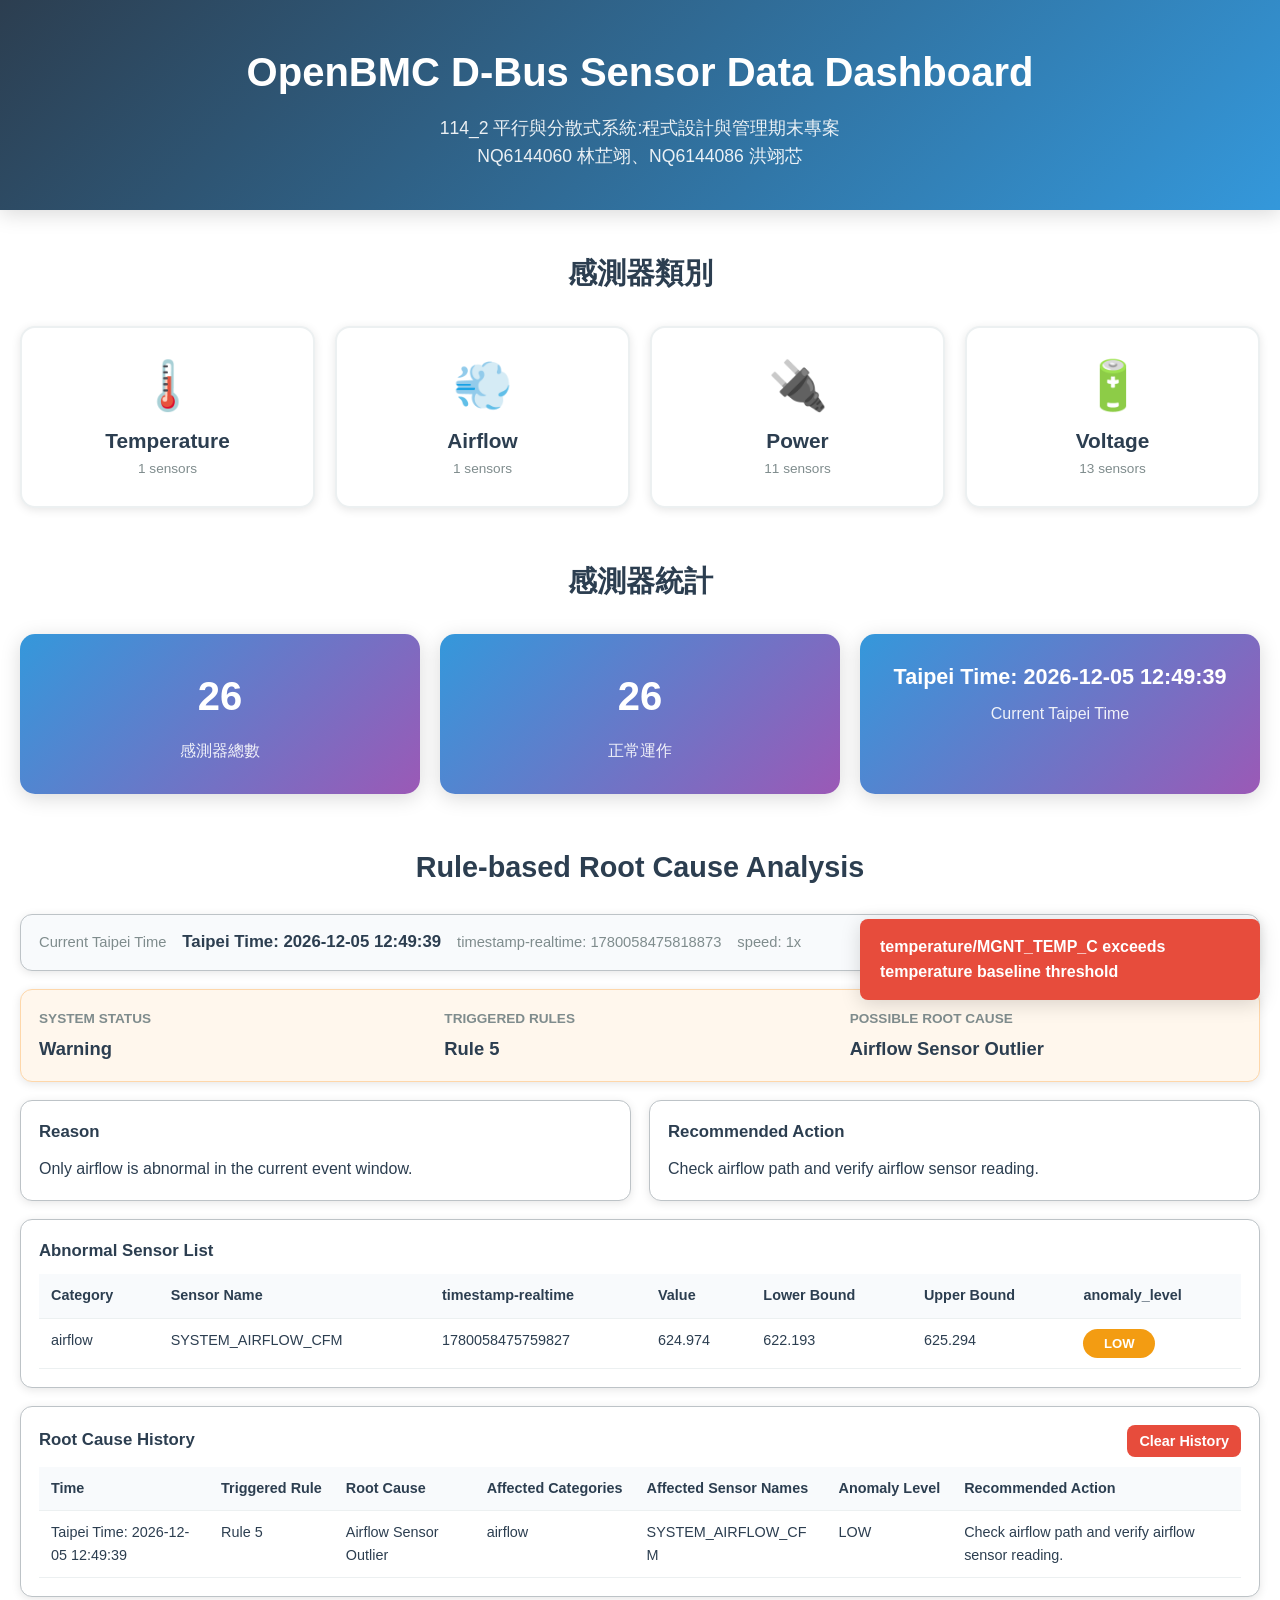
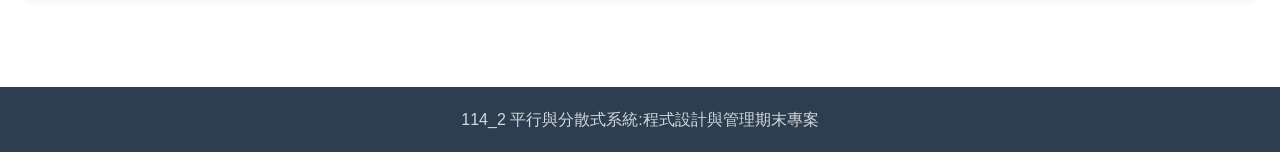
<file: index.html>
﻿<!DOCTYPE html>
<html lang="zh-Hant">
<head>
    <meta charset="UTF-8">
    <meta name="viewport" content="width=device-width, initial-scale=1.0">
    <title>OpenBMC D-Bus Sensor Data Dashboard</title>
    <link rel="stylesheet" href="css/style.css">
    <link rel="stylesheet" href="modules/airflow/airflow.css">
    <link rel="stylesheet" href="modules/temperature/temperature.css">
    <link rel="stylesheet" href="modules/power/power.css">
    <link rel="stylesheet" href="modules/voltage/voltage.css">
</head>
<body>
    <div class="container">
        <header class="header">
            <div class="header-content">
                <h1>OpenBMC D-Bus Sensor Data Dashboard</h1>
                <p class="subtitle">114_2 平行與分散式系統:程式設計與管理期末專案</p>
                <p class="subtitle">NQ6144060 林芷翊、NQ6144086 洪翊芯</p>
            </div>
        </header>

        <main class="main-content">
            <div id="homeView" class="view active">
                <section class="sensor-categories">
                    <h2>感測器類別</h2>
                    <div class="category-grid">
                        <button class="category-btn" data-category="Temperature">
                            <div class="icon">🌡️</div>
                            <div class="label">Temperature</div>
                            <div class="count">溫度</div>
                        </button>
                        <button class="category-btn" data-category="Airflow">
                            <div class="icon">💨</div>
                            <div class="label">Airflow</div>
                            <div class="count">風量</div>
                        </button>
                        <button class="category-btn" data-category="Power">
                            <div class="icon">🔌</div>
                            <div class="label">Power</div>
                            <div class="count">功率</div>
                        </button>
                        <button class="category-btn" data-category="Voltage">
                            <div class="icon">🔋</div>
                            <div class="label">Voltage</div>
                            <div class="count">電壓</div>
                        </button>
                    </div>
                </section>

                <section class="statistics">
                    <h2>感測器統計</h2>
                    <div class="stats-grid">
                        <div class="stat-card">
                            <div class="stat-value" id="totalSensors">-</div>
                            <div class="stat-label">感測器總數</div>
                        </div>
                        <div class="stat-card">
                            <div class="stat-value" id="activeSensors">-</div>
                            <div class="stat-label">正常運作</div>
                        </div>
                        <div class="stat-card">
                            <div class="stat-value" id="lastUpdate">-</div>
                            <div class="stat-label">Current Taipei Time</div>
                        </div>
                    </div>
                </section>

                <section class="rca-section" id="rootCauseSection">
                    <h2>Rule-based Root Cause Analysis</h2>
                    <div id="rootCausePanel" class="root-cause-panel"></div>
                </section>
            </div>

            <div id="categoryView" class="view">
                <div class="category-header">
                    <button class="back-btn" id="backBtn">返回</button>
                    <h2 id="categoryTitle">感測器類別</h2>
                    <div class="spacer"></div>
                </div>
                <div class="sensor-list" id="sensorList"></div>
            </div>

            <div id="temperatureBaselineView" class="view">
                <div id="temperatureModuleMount"></div>
            </div>
        </main>

        <div id="warningToast" class="warning-toast">
            <span id="warningMessage">temperature/MGNT_TEMP_C exceeds temperature baseline threshold</span>
        </div>

        <footer class="footer">
            <p>114_2 平行與分散式系統:程式設計與管理期末專案</p>
        </footer>
    </div>

    <script src="modules/airflow/airflow.js"></script>
    <script src="modules/temperature/temperature.js"></script>
    <script src="modules/power/power.js"></script>
    <script src="modules/voltage/voltage.js"></script>
    <script src="js/app.js"></script>
</body>
</html>
</file>
<file: css/style.css>
﻿/* ========================
   Global Styles
   ======================== */
:root {
    --primary-color: #2c3e50;
    --secondary-color: #3498db;
    --accent-color: #e74c3c;
    --success-color: #27ae60;
    --warning-color: #f39c12;
    --info-color: #9b59b6;
    --light-bg: #ecf0f1;
    --white: #ffffff;
    --text-dark: #2c3e50;
    --text-light: #7f8c8d;
    --border-color: #bdc3c7;
    --shadow: 0 2px 10px rgba(0, 0, 0, 0.1);
    --shadow-lg: 0 4px 20px rgba(0, 0, 0, 0.15);
}

* {
    margin: 0;
    padding: 0;
    box-sizing: border-box;
}

html, body {
    height: 100%;
}

body {
    font-family: 'Segoe UI', Tahoma, Geneva, Verdana, sans-serif;
    background-color: #f5f7fa;
    color: var(--text-dark);
    line-height: 1.6;
}

/* ========================
   Container & Layout
   ======================== */
.container {
    display: flex;
    flex-direction: column;
    min-height: 100vh;
    max-width: 1400px;
    margin: 0 auto;
    background-color: var(--white);
}

.main-content {
    flex: 1;
    padding: 40px 20px;
}

/* ========================
   Header
   ======================== */
.header {
    background: linear-gradient(135deg, var(--primary-color) 0%, var(--secondary-color) 100%);
    color: var(--white);
    padding: 40px 20px;
    box-shadow: var(--shadow-lg);
    text-align: center;
}

.header-content h1 {
    font-size: 2.5rem;
    margin-bottom: 10px;
    font-weight: 700;
}

.header-content .subtitle {
    font-size: 1.1rem;
    opacity: 0.9;
    font-weight: 300;
}

/* ========================
   Views
   ======================== */
.view {
    display: none;
    animation: fadeIn 0.3s ease-in;
}

.view.active {
    display: block;
}

@keyframes fadeIn {
    from {
        opacity: 0;
        transform: translateY(10px);
    }
    to {
        opacity: 1;
        transform: translateY(0);
    }
}

/* ========================
   Home View - Categories
   ======================== */
.sensor-categories {
    margin-bottom: 50px;
}

.sensor-categories h2 {
    font-size: 1.8rem;
    margin-bottom: 30px;
    color: var(--primary-color);
    text-align: center;
}

.category-grid {
    display: grid;
    grid-template-columns: repeat(auto-fit, minmax(200px, 1fr));
    gap: 20px;
    margin-bottom: 40px;
}

.category-btn {
    background: var(--white);
    border: 2px solid var(--light-bg);
    border-radius: 15px;
    padding: 30px 20px;
    text-align: center;
    cursor: pointer;
    transition: all 0.3s ease;
    box-shadow: var(--shadow);
    font-size: 1rem;
    font-weight: 600;
    position: relative;
    overflow: hidden;
}

.category-btn::before {
    content: '';
    position: absolute;
    top: 0;
    left: -100%;
    width: 100%;
    height: 100%;
    background: linear-gradient(90deg, transparent, rgba(255,255,255,0.3), transparent);
    transition: left 0.5s;
}

.category-btn:hover::before {
    left: 100%;
}

.category-btn:hover {
    border-color: var(--secondary-color);
    box-shadow: var(--shadow-lg);
    transform: translateY(-5px);
    background: linear-gradient(135deg, rgba(52, 152, 219, 0.05), rgba(52, 152, 219, 0.1));
}

.category-btn:active {
    transform: translateY(-2px);
}

.category-btn .icon {
    font-size: 3rem;
    margin-bottom: 15px;
}

.category-btn .label {
    font-size: 1.3rem;
    margin-bottom: 8px;
    color: var(--primary-color);
}

.category-btn .count {
    font-size: 0.85rem;
    color: var(--text-light);
    font-weight: normal;
}

/* ========================
   Statistics Section
   ======================== */
.statistics {
    margin-top: 50px;
}

.statistics h2 {
    font-size: 1.8rem;
    margin-bottom: 30px;
    color: var(--primary-color);
    text-align: center;
}

.stats-grid {
    display: grid;
    grid-template-columns: repeat(auto-fit, minmax(250px, 1fr));
    gap: 20px;
}

.stat-card {
    background: linear-gradient(135deg, var(--secondary-color), var(--info-color));
    color: var(--white);
    padding: 30px;
    border-radius: 15px;
    box-shadow: var(--shadow-lg);
    text-align: center;
    transition: transform 0.3s ease;
}

.stat-card:hover {
    transform: translateY(-5px);
}

.stat-value {
    font-size: 2.5rem;
    font-weight: 700;
    margin-bottom: 10px;
}

#lastUpdate {
    font-size: 1.35rem;
    line-height: 1.25;
    overflow-wrap: anywhere;
}

.stat-label {
    font-size: 1rem;
    opacity: 0.9;
    font-weight: 500;
}

/* ========================
   Category View
   ======================== */
.category-header {
    display: flex;
    align-items: center;
    justify-content: space-between;
    margin-bottom: 30px;
    padding: 20px;
    background-color: var(--light-bg);
    border-radius: 10px;
}

.category-header h2 {
    font-size: 1.8rem;
    color: var(--primary-color);
    flex: 1;
    text-align: center;
}

.back-btn {
    background-color: var(--secondary-color);
    color: var(--white);
    border: none;
    padding: 12px 20px;
    border-radius: 8px;
    cursor: pointer;
    font-size: 1rem;
    font-weight: 600;
    transition: all 0.3s ease;
    min-width: 120px;
}

.back-btn:hover {
    background-color: #2980b9;
    transform: translateX(-5px);
}

.back-btn:active {
    transform: translateX(-2px);
}

.spacer {
    min-width: 120px;
}

/* ========================
   Sensor List
   ======================== */
.sensor-list {
    display: grid;
    grid-template-columns: repeat(auto-fill, minmax(300px, 1fr));
    gap: 20px;
}

.sensor-card {
    background: var(--white);
    border: 1px solid var(--border-color);
    border-radius: 12px;
    padding: 20px;
    box-shadow: var(--shadow);
    transition: all 0.3s ease;
    overflow: hidden;
    position: relative;
}

.sensor-card::before {
    content: '';
    position: absolute;
    top: 0;
    left: 0;
    right: 0;
    height: 4px;
    background: linear-gradient(90deg, var(--secondary-color), var(--info-color));
}

.sensor-card:hover {
    box-shadow: var(--shadow-lg);
    transform: translateY(-5px);
    border-color: var(--secondary-color);
}

.sensor-name {
    font-size: 1.2rem;
    font-weight: 600;
    color: var(--primary-color);
    margin-bottom: 12px;
    display: flex;
    align-items: center;
    gap: 8px;
}

.sensor-status {
    display: inline-block;
    width: 12px;
    height: 12px;
    border-radius: 50%;
    background-color: var(--success-color);
    animation: pulse 2s infinite;
}

@keyframes pulse {
    0%, 100% {
        opacity: 1;
    }
    50% {
        opacity: 0.5;
    }
}

.sensor-details {
    display: flex;
    flex-direction: column;
    gap: 12px;
    margin-top: 15px;
}

.sensor-detail {
    display: flex;
    justify-content: space-between;
    align-items: center;
    padding: 10px 0;
    border-bottom: 1px solid var(--light-bg);
}

.sensor-detail:last-child {
    border-bottom: none;
}

.detail-label {
    color: var(--text-light);
    font-size: 0.9rem;
    font-weight: 500;
}

.detail-value {
    color: var(--primary-color);
    font-size: 1.1rem;
    font-weight: 600;
}

.detail-value.high {
    color: var(--accent-color);
}

.detail-value.warning {
    color: var(--warning-color);
}

.detail-value.normal {
    color: var(--success-color);
}

/* ========================
   Module Layout
   ======================== */
.module-panel {
    width: 100%;
}

.sensor-list > .module-panel {
    grid-column: 1 / -1;
}

.module-summary {
    display: flex;
    align-items: baseline;
    gap: 10px;
    margin-bottom: 20px;
    color: var(--primary-color);
}

.module-summary strong {
    font-size: 1.2rem;
}

.module-kicker {
    font-size: 0.85rem;
    font-weight: 700;
    letter-spacing: 0.08em;
    text-transform: uppercase;
}

.module-sensor-grid {
    display: grid;
    grid-template-columns: repeat(auto-fill, minmax(360px, 1fr));
    gap: 24px;
}

.sensor-panel {
    display: grid;
    gap: 16px;
    min-width: 0;
}

.sensor-panel .sensor-card {
    min-height: 230px;
}

.sensor-name-value,
.detail-value.compact {
    max-width: 58%;
    overflow-wrap: anywhere;
    text-align: right;
}

.anomaly-pill {
    display: inline-flex;
    align-items: center;
    justify-content: center;
    min-width: 72px;
    padding: 4px 10px;
    border-radius: 999px;
    color: var(--white);
    background-color: var(--success-color);
    font-size: 0.82rem;
    font-weight: 700;
    text-transform: uppercase;
}

.anomaly-pill.normal {
    background-color: var(--success-color);
}

.anomaly-pill.low {
    background-color: var(--warning-color);
}

.anomaly-pill.high {
    background-color: var(--accent-color);
}

.sensor-status.low {
    background-color: var(--warning-color);
}

.sensor-status.high {
    background-color: var(--accent-color);
}

.detail-value.low {
    color: var(--warning-color);
}

.detail-value.high {
    color: var(--accent-color);
}

.chart-card,
.rca-card {
    background: var(--white);
    border: 1px solid var(--border-color);
    border-radius: 12px;
    padding: 18px;
    box-shadow: var(--shadow);
    min-width: 0;
}

.chart-card-header {
    display: flex;
    align-items: center;
    justify-content: space-between;
    gap: 12px;
    margin-bottom: 12px;
}

.chart-card-header h3 {
    color: var(--primary-color);
    font-size: 1rem;
    overflow-wrap: anywhere;
}

.sensor-chart {
    display: block;
    width: 100%;
    height: 360px;
}

.axis-label {
    color: var(--primary-color);
    font-size: 0.85rem;
    font-weight: 700;
    margin-top: 8px;
}

.chart-axis-note {
    color: var(--text-light);
    font-size: 0.86rem;
    margin-top: 8px;
}

.chart-legend {
    display: flex;
    flex-wrap: wrap;
    gap: 10px 16px;
    margin-top: 10px;
    color: var(--text-light);
    font-size: 0.82rem;
}

.chart-legend span {
    display: inline-flex;
    align-items: center;
    gap: 6px;
}

.legend-line {
    display: inline-block;
    width: 22px;
    height: 0;
    border-top: 3px solid #2563eb;
}

.legend-line.lower-line {
    border-top-color: #f59e0b;
    border-top-style: dashed;
}

.legend-line.upper-line {
    border-top-color: #ef4444;
    border-top-style: dashed;
}

.legend-dot {
    width: 10px;
    height: 10px;
    border-radius: 50%;
    background: #f59e0b;
}

.rca-section {
    margin-top: 50px;
}

.rca-section h2 {
    font-size: 1.8rem;
    margin-bottom: 24px;
    color: var(--primary-color);
    text-align: center;
}

.root-cause-panel {
    display: grid;
    gap: 18px;
}

.replay-status {
    display: flex;
    flex-wrap: wrap;
    align-items: center;
    gap: 10px 16px;
    padding: 14px 18px;
    border-radius: 12px;
    background: #f8fafc;
    border: 1px solid var(--border-color);
    box-shadow: var(--shadow);
}

.replay-status span {
    color: var(--text-light);
    font-size: 0.92rem;
}

.replay-status strong {
    color: var(--primary-color);
    font-size: 1.05rem;
}

.rca-summary {
    display: grid;
    grid-template-columns: repeat(auto-fit, minmax(220px, 1fr));
    gap: 14px;
    padding: 18px;
    border-radius: 12px;
    box-shadow: var(--shadow);
    background: #ecfdf5;
    border: 1px solid #bbf7d0;
}

.rca-summary.warning {
    background: #fff7ed;
    border-color: #fed7aa;
}

.rca-summary div {
    display: grid;
    gap: 4px;
}

.rca-summary span {
    color: var(--text-light);
    font-size: 0.85rem;
    font-weight: 700;
    text-transform: uppercase;
}

.rca-summary strong {
    color: var(--primary-color);
    font-size: 1.15rem;
}

.rca-detail-grid {
    display: grid;
    grid-template-columns: repeat(auto-fit, minmax(260px, 1fr));
    gap: 18px;
}

.rca-card h3 {
    color: var(--primary-color);
    margin-bottom: 10px;
    font-size: 1.05rem;
}

.rca-card-header {
    display: flex;
    align-items: center;
    justify-content: space-between;
    gap: 12px;
    margin-bottom: 10px;
}

.rca-card-header h3 {
    margin-bottom: 0;
}

.clear-history-btn {
    background: var(--accent-color);
    color: var(--white);
    border: 0;
    border-radius: 8px;
    padding: 8px 12px;
    cursor: pointer;
    font-size: 0.9rem;
    font-weight: 700;
}

.clear-history-btn:hover {
    background: #c0392b;
}

.rca-card p {
    color: var(--text-dark);
}

.muted-text {
    color: var(--text-light);
}

.table-wrap {
    width: 100%;
    overflow-x: auto;
}

.data-table {
    width: 100%;
    border-collapse: collapse;
    font-size: 0.9rem;
}

.data-table th,
.data-table td {
    padding: 10px 12px;
    border-bottom: 1px solid var(--light-bg);
    text-align: left;
    vertical-align: top;
}

.data-table th {
    color: var(--primary-color);
    background: #f8fafc;
    font-weight: 700;
    white-space: nowrap;
}

.data-table td {
    overflow-wrap: anywhere;
}

@media (max-width: 768px) {
    .module-sensor-grid {
        grid-template-columns: 1fr;
    }
}
/* ========================
   Footer
   ======================== */
.footer {
    background-color: var(--primary-color);
    color: var(--white);
    text-align: center;
    padding: 20px;
    margin-top: 50px;
}

.footer p {
    margin: 0;
    opacity: 0.8;
}

/* ========================
   Responsive Design
   ======================== */
@media (max-width: 768px) {
    .header-content h1 {
        font-size: 1.8rem;
    }

    .header-content .subtitle {
        font-size: 1rem;
    }

    .category-grid {
        grid-template-columns: repeat(auto-fit, minmax(150px, 1fr));
        gap: 15px;
    }

    .category-btn {
        padding: 20px 15px;
    }

    .category-btn .icon {
        font-size: 2.5rem;
    }

    .category-btn .label {
        font-size: 1.1rem;
    }

    .category-header {
        flex-direction: column;
        gap: 15px;
    }

    .back-btn,
    .spacer {
        min-width: auto;
        width: 100%;
    }

    .sensor-list {
        grid-template-columns: 1fr;
    }

    .stats-grid {
        grid-template-columns: 1fr;
    }

    .main-content {
        padding: 20px 10px;
    }
}

@media (max-width: 480px) {
    .header-content h1 {
        font-size: 1.5rem;
    }

    .category-grid {
        grid-template-columns: repeat(2, 1fr);
    }

    .category-btn {
        padding: 15px 10px;
    }

    .category-btn .icon {
        font-size: 2rem;
    }

    .category-btn .label {
        font-size: 1rem;
    }

    .category-btn .count {
        font-size: 0.8rem;
    }
}

/* ========================
   Empty State
   ======================== */
.empty-state {
    text-align: center;
    padding: 60px 20px;
    color: var(--text-light);
}

.empty-state-icon {
    font-size: 4rem;
    margin-bottom: 20px;
}

.empty-state-text {
    font-size: 1.2rem;
    margin-bottom: 20px;
}

/* ========================
   Warning Toast
   ======================== */
.warning-toast {
    position: fixed;
    bottom: -100px;
    right: 20px;
    background-color: var(--accent-color);
    color: var(--white);
    padding: 15px 20px;
    border-radius: 8px;
    box-shadow: var(--shadow-lg);
    font-weight: 600;
    transition: bottom 0.3s ease;
    z-index: 1000;
    max-width: 400px;
}

.warning-toast.show {
    bottom: 20px;
    animation: slideUp 0.3s ease;
}

@keyframes slideUp {
    from {
        bottom: -100px;
        opacity: 0;
    }
    to {
        bottom: 20px;
        opacity: 1;
    }
}
</file>
<file: modules/airflow/airflow.css>
﻿.airflow-module .module-kicker,
.airflow-item .detail-value.normal {
    color: #0f766e;
}

.airflow-item::before {
    background: linear-gradient(90deg, #14b8a6, #2563eb);
}

.airflow-item .sensor-status.normal {
    background-color: #14b8a6;
}

.airflow-item .sensor-status.warning {
    background-color: #f97316;
}
</file>
<file: modules/temperature/temperature.css>
﻿.temperature-module .module-kicker,
.temperature-item .detail-value.normal {
    color: #dc2626;
}

.temperature-item::before {
    background: linear-gradient(90deg, #ef4444, #f97316);
}

.temperature-item .sensor-status.normal {
    background-color: #ef4444;
}

.temperature-item .sensor-status.warning {
    background-color: #b91c1c;
}

.temperature-baseline-container {
    max-width: 1000px;
    margin: 0 auto;
    display: grid;
    gap: 30px;
}

.baseline-section {
    background: var(--white);
    border-radius: 12px;
    padding: 30px;
    box-shadow: var(--shadow);
    border-left: 4px solid #ef4444;
}

.baseline-section h3 {
    font-size: 1.4rem;
    color: var(--primary-color);
    margin-bottom: 20px;
    font-weight: 600;
}

.data-source-section {
    background: #f8fafc;
    padding: 12px 16px;
}

#dataSourceIndicator {
    font-weight: 700;
    color: var(--text-light);
}

#dataSourceIndicator.source-ok {
    color: var(--success-color);
}

#dataSourceIndicator.source-fallback {
    color: var(--warning-color);
}

.current-reading {
    display: grid;
    grid-template-columns: 1fr 1fr;
    gap: 20px;
}

.reading-value,
.reading-status {
    display: flex;
    flex-direction: column;
    padding: 15px;
    background-color: var(--light-bg);
    border-radius: 8px;
}

.reading-value .label,
.reading-status .label {
    font-size: 0.9rem;
    color: var(--text-light);
    margin-bottom: 8px;
    font-weight: 600;
}

.reading-value .value {
    font-size: 2rem;
    font-weight: 700;
    color: var(--secondary-color);
}

.reading-value .value.warning {
    color: var(--accent-color);
}

.reading-value .value.normal {
    color: var(--success-color);
}

.status-badge {
    font-size: 1.5rem;
    font-weight: 700;
    padding: 10px 15px;
    border-radius: 6px;
    text-align: center;
    background-color: var(--success-color);
    color: var(--white);
    display: inline-block;
}

.status-badge.warning {
    background-color: var(--accent-color);
}

.statistics-grid {
    display: grid;
    grid-template-columns: repeat(auto-fit, minmax(150px, 1fr));
    gap: 15px;
}

.stat-item {
    display: flex;
    flex-direction: column;
    padding: 15px;
    background-color: var(--light-bg);
    border-radius: 8px;
    text-align: center;
}

@media (max-width: 768px) {
    .baseline-section {
        padding: 20px;
    }

    .current-reading {
        grid-template-columns: 1fr;
    }

    .reading-value .value {
        font-size: 1.5rem;
    }

    .statistics-grid {
        grid-template-columns: repeat(auto-fit, minmax(120px, 1fr));
        gap: 10px;
    }
}

@media (max-width: 480px) {
    .baseline-section {
        padding: 15px;
    }

    .statistics-grid {
        grid-template-columns: repeat(2, 1fr);
    }

    .reading-value .value {
        font-size: 1.3rem;
    }
}
</file>
<file: modules/power/power.css>
﻿.power-module .module-kicker,
.power-item .detail-value.normal {
    color: #7c3aed;
}

.power-item::before {
    background: linear-gradient(90deg, #7c3aed, #06b6d4);
}

.power-item .sensor-status.normal {
    background-color: #7c3aed;
}

.power-item .sensor-status.warning {
    background-color: #ef4444;
}
</file>
<file: modules/voltage/voltage.css>
﻿.voltage-module .module-kicker,
.voltage-item .detail-value.normal {
    color: #ca8a04;
}

.voltage-item::before {
    background: linear-gradient(90deg, #eab308, #84cc16);
}

.voltage-item .sensor-status.normal {
    background-color: #ca8a04;
}

.voltage-item .sensor-status.warning {
    background-color: #dc2626;
}
</file>
